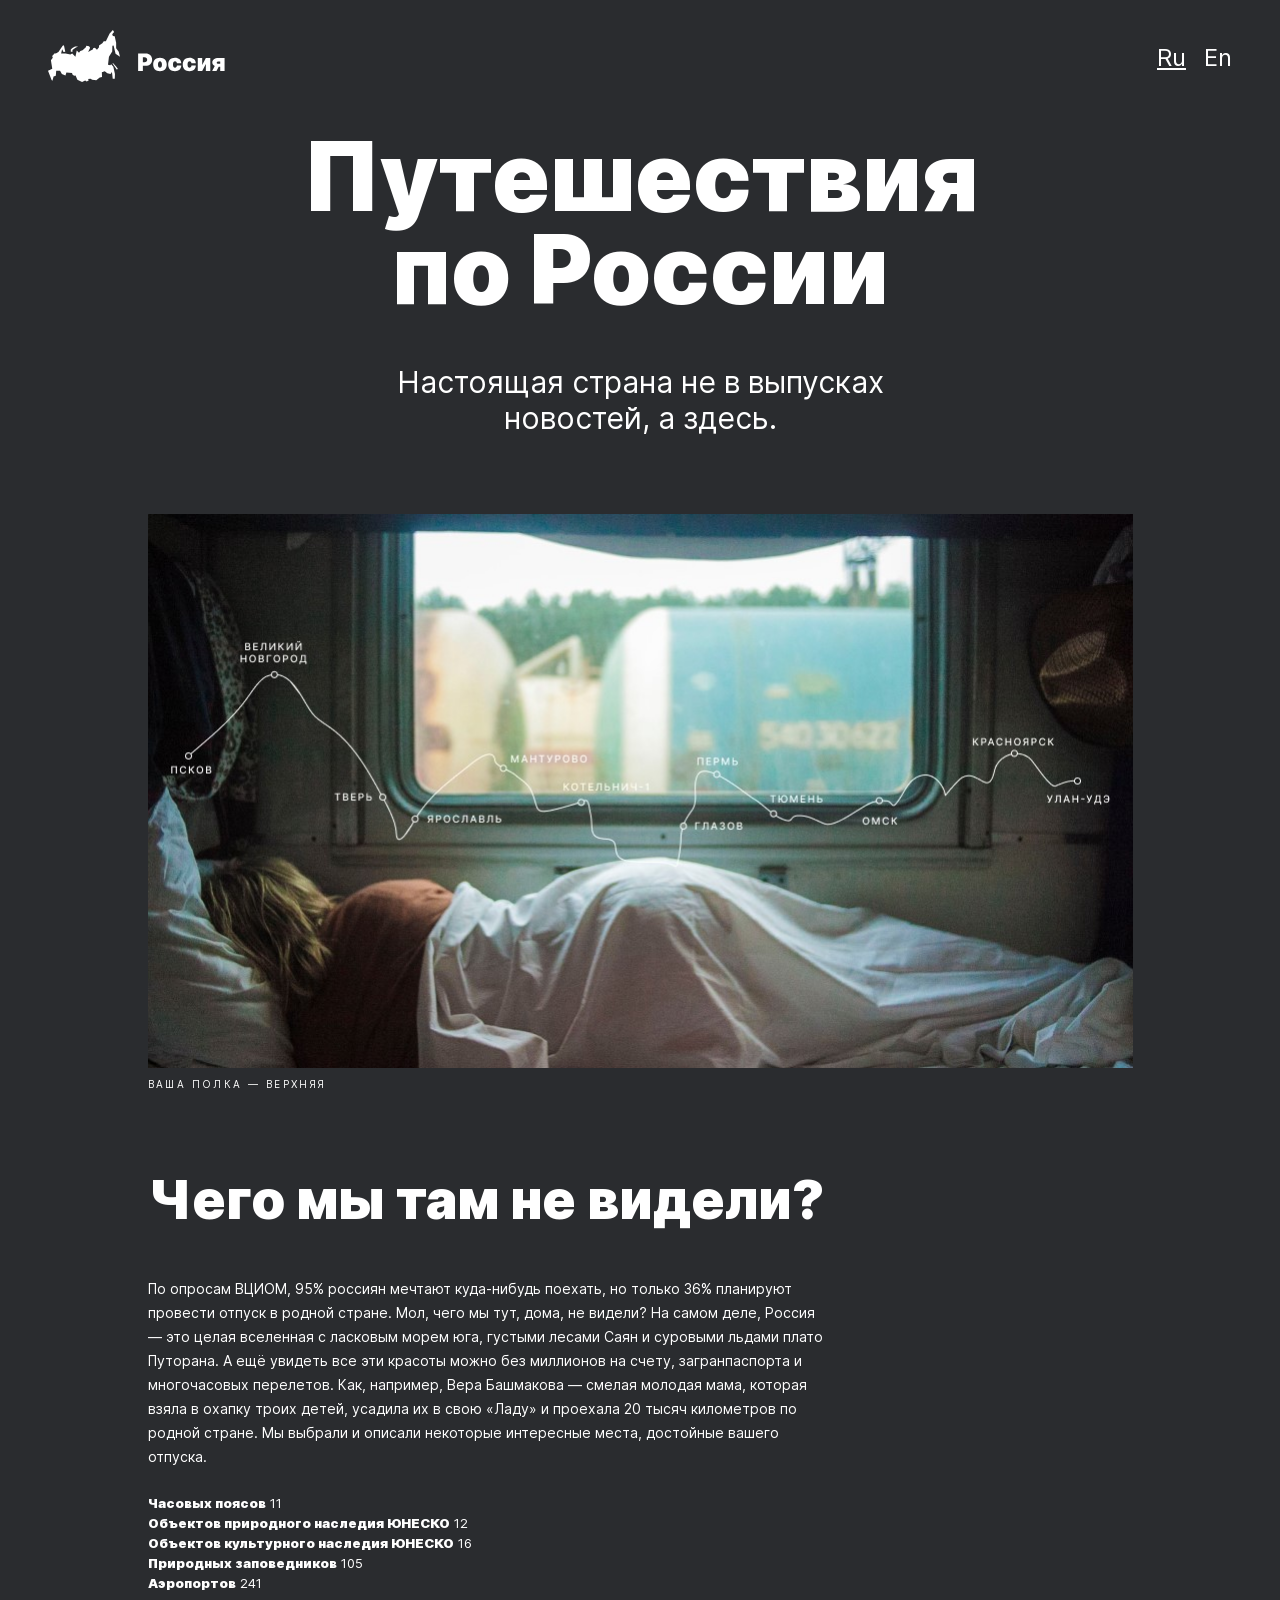
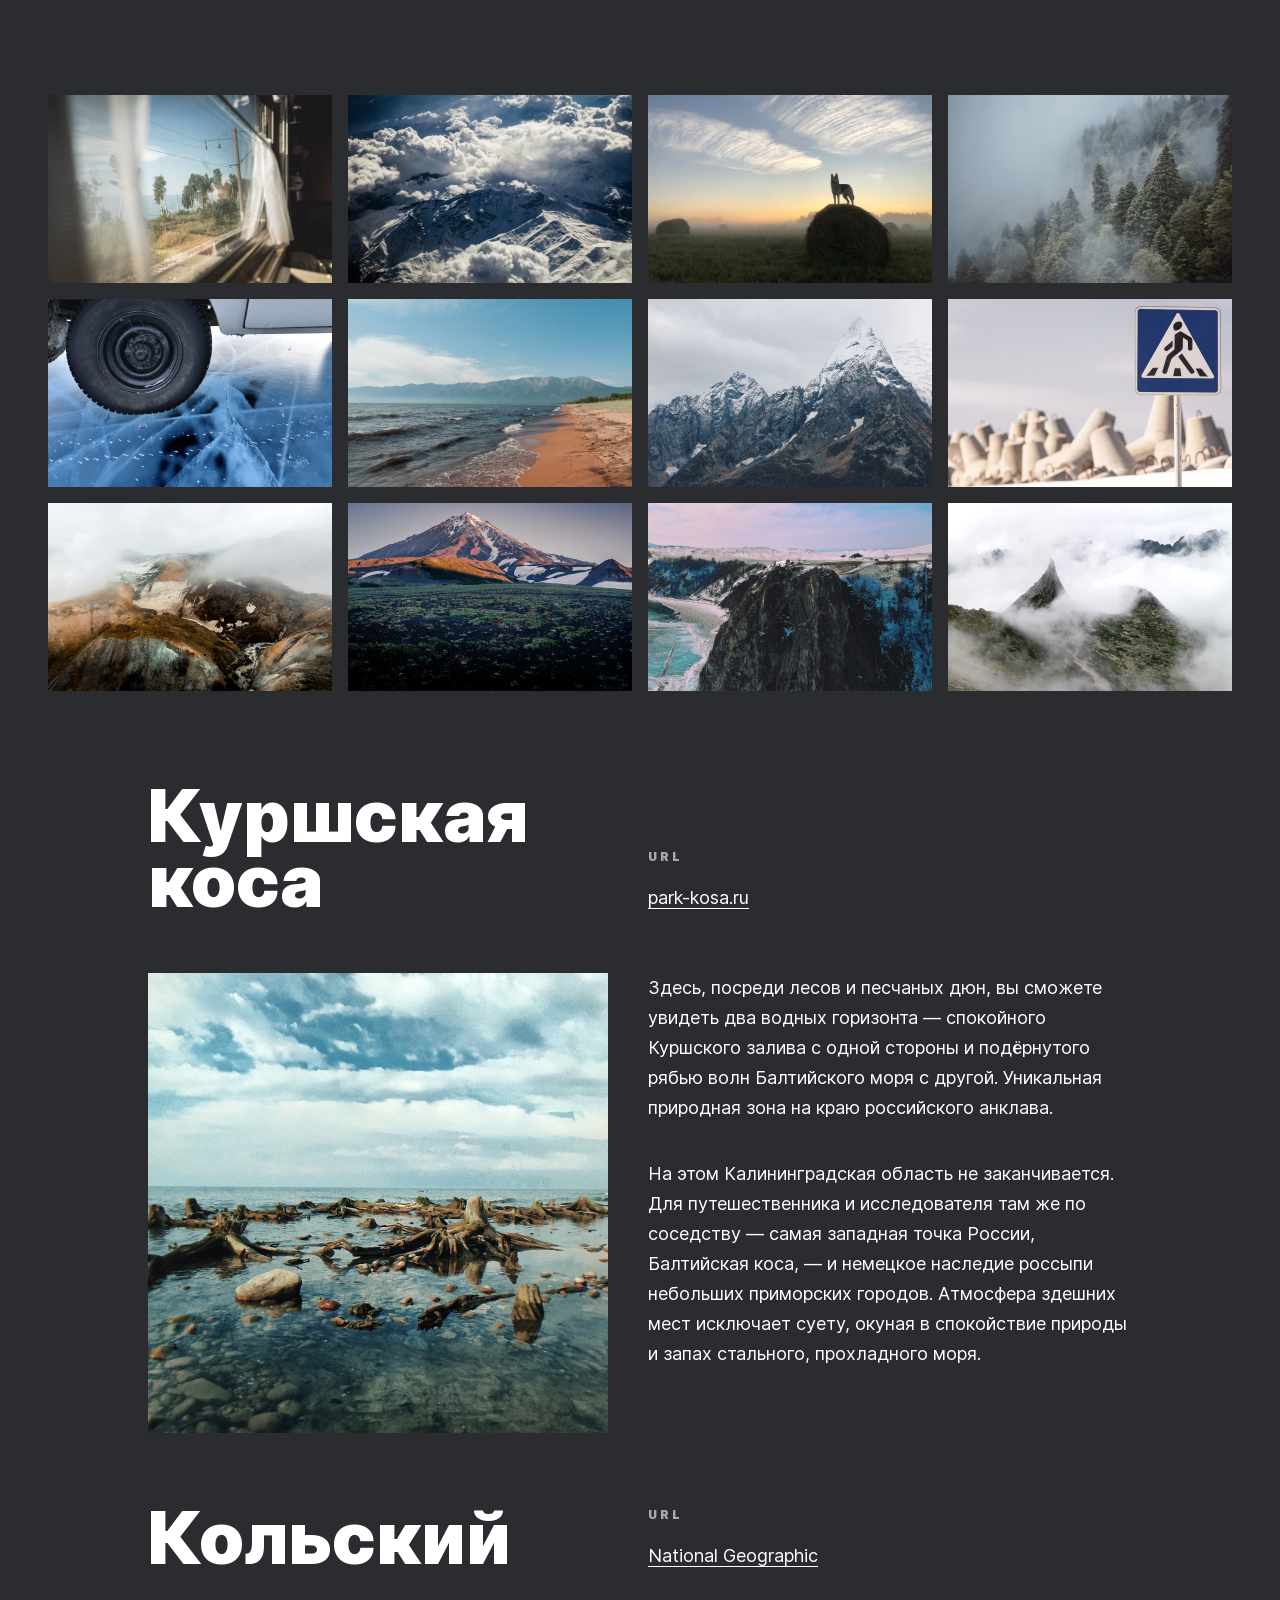
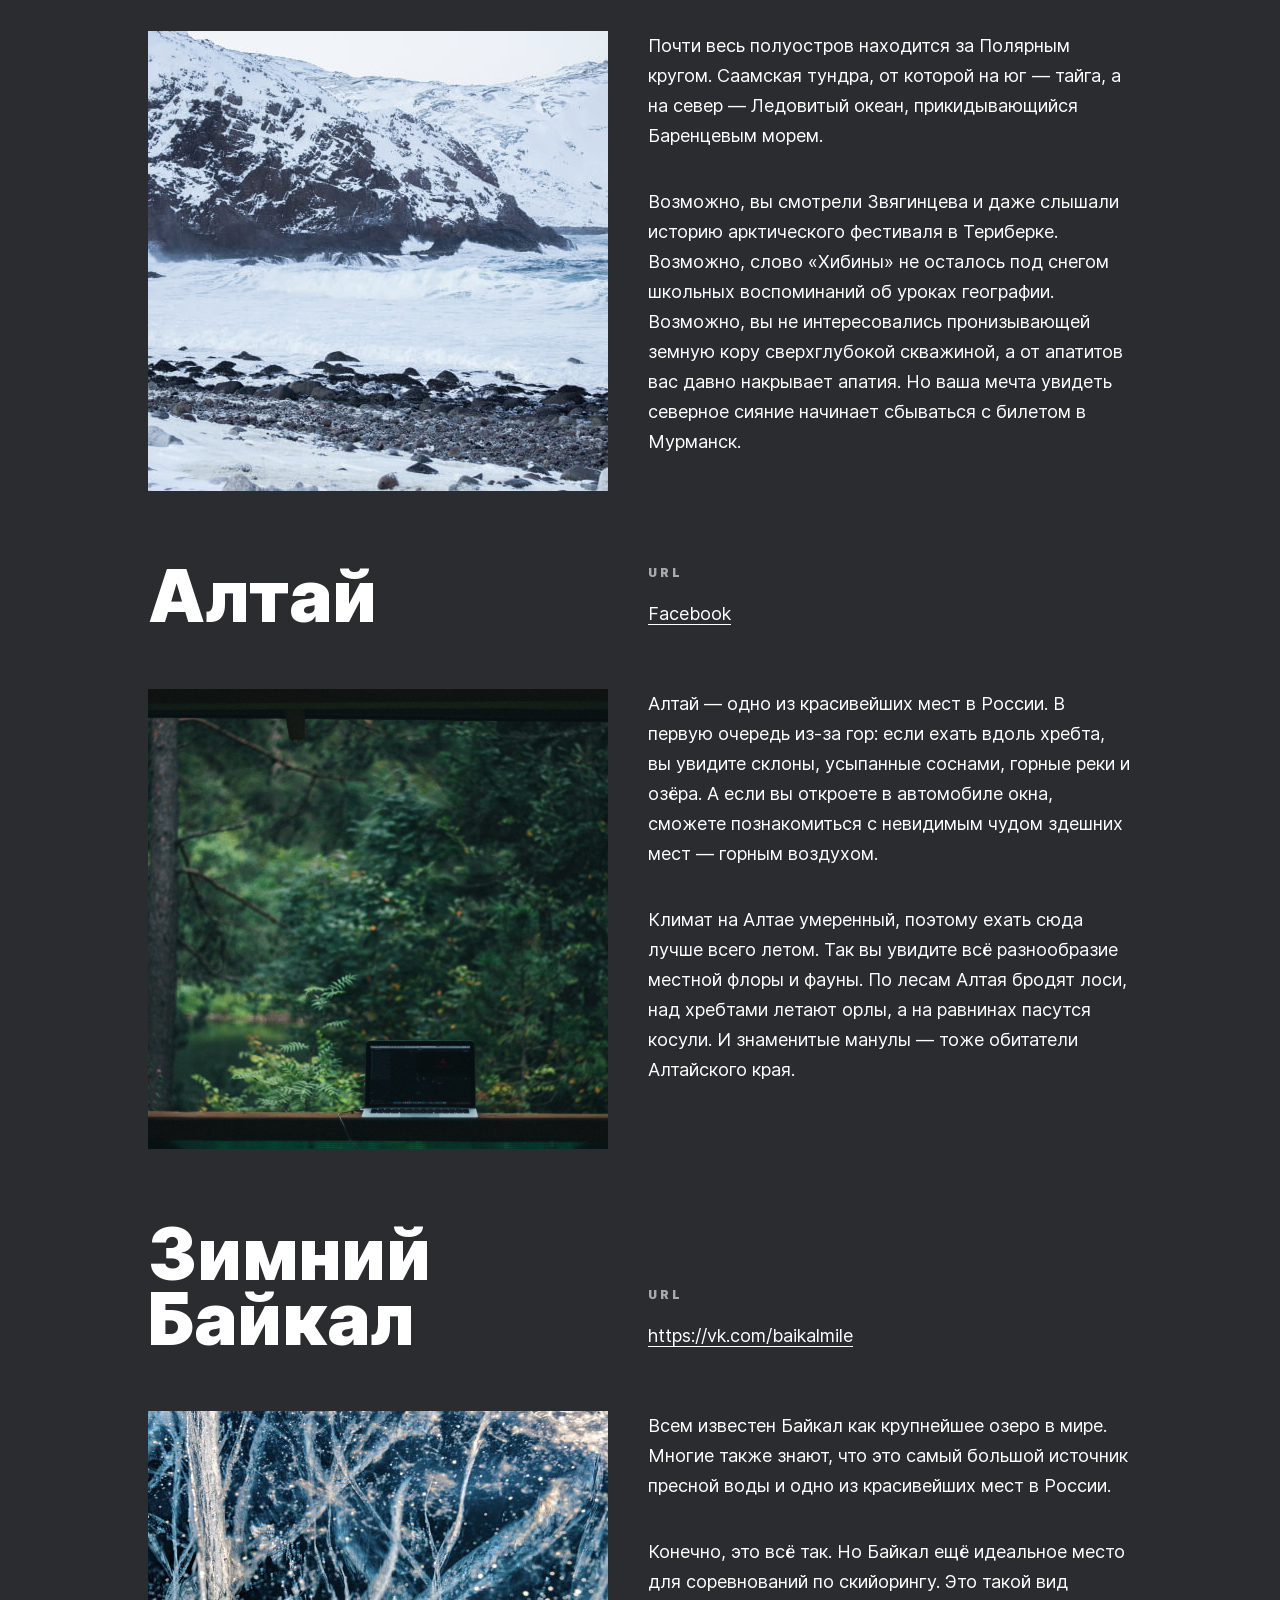
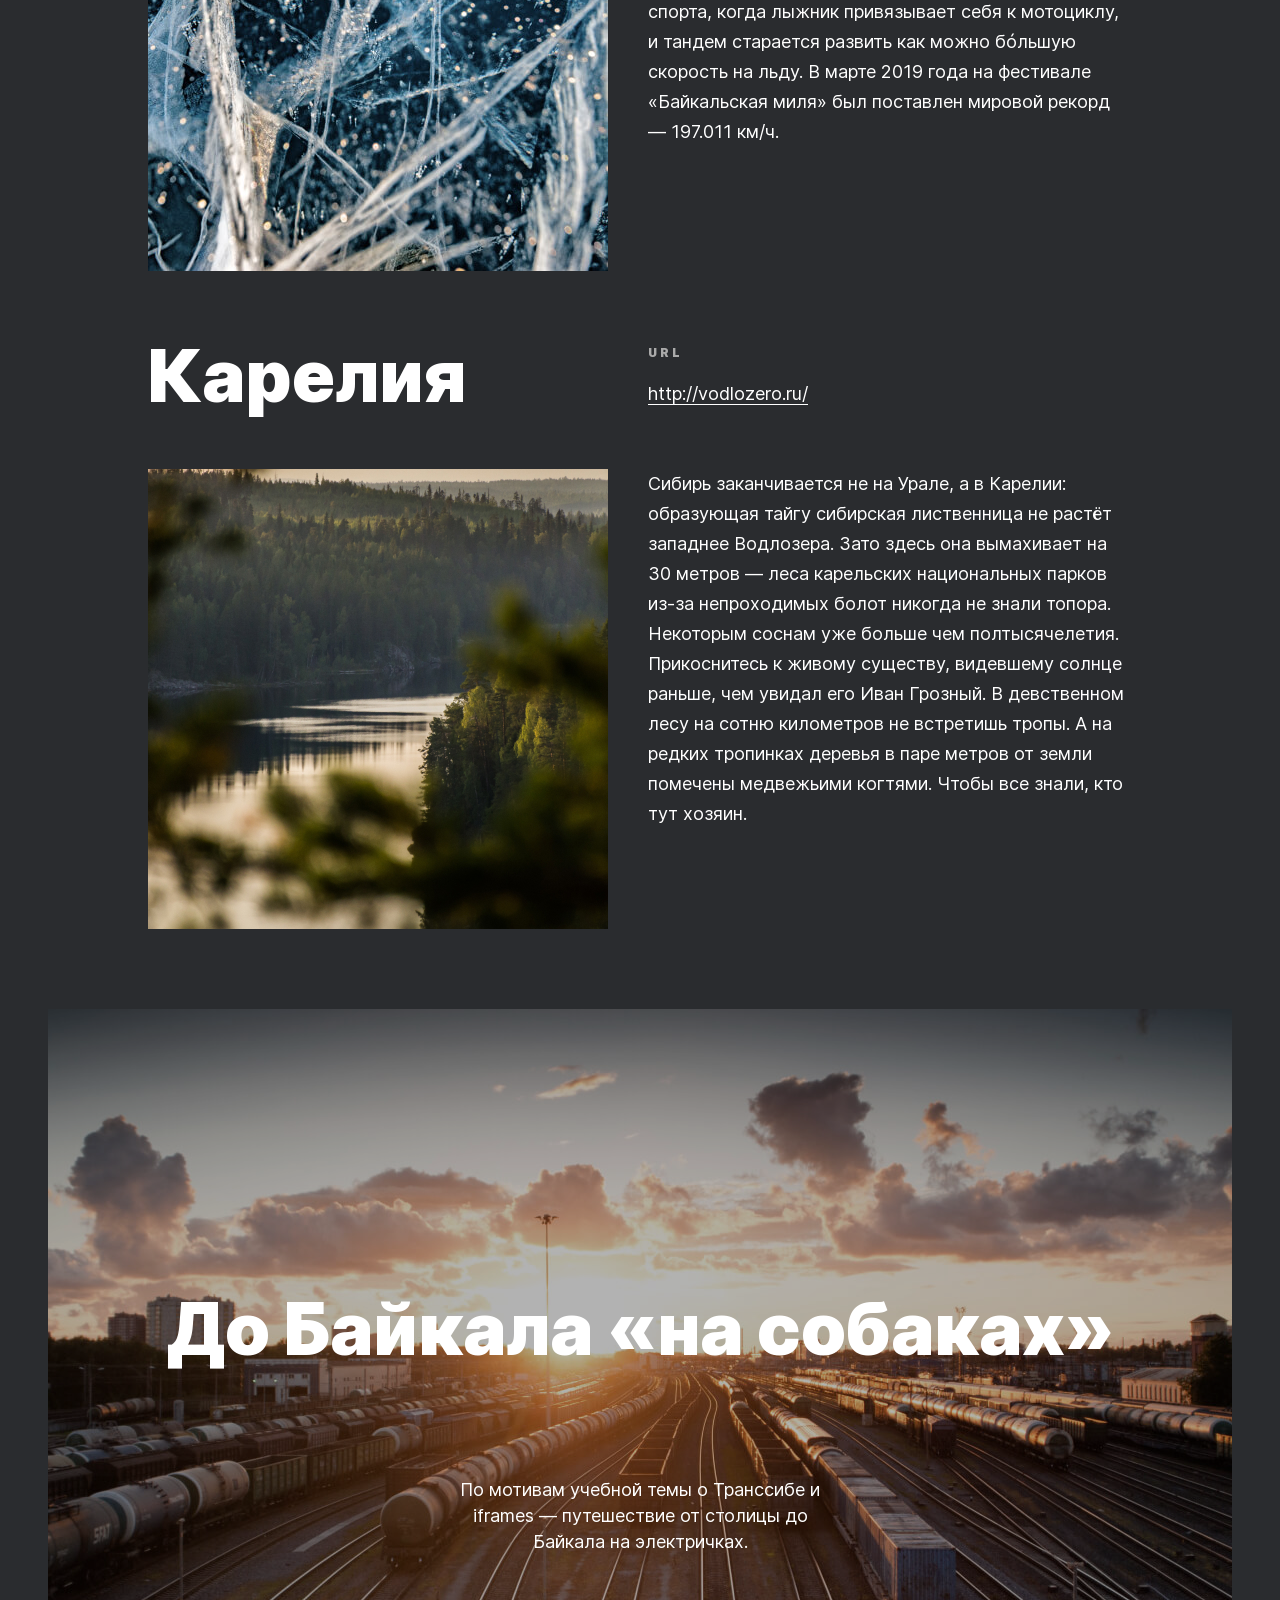
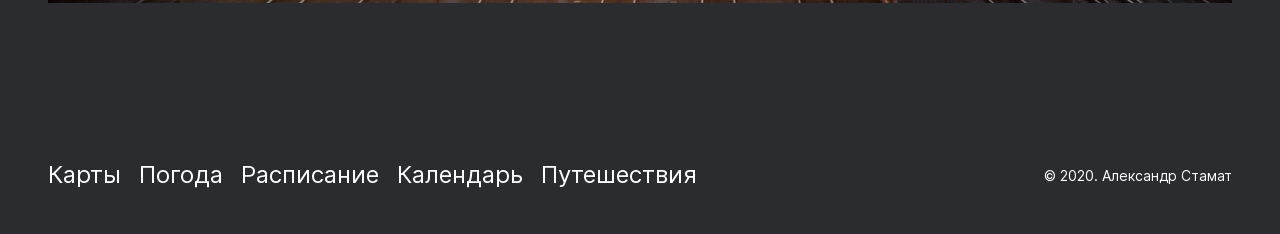
<file: index.html>
<!DOCTYPE html>
<html lang="ru">
<head>
    <meta charset="UTF-8">
    <meta name="viewport" content="width=device-width, initial-scale=1.0">
    <title>Путешествия по России</title>
    <link rel="stylesheet" href="./pages/index.css">
</head>
<body class="root">
    <header class="header">
      <img src="./images/logo.svg" alt="Логотип России" class="header__logo">
      <ul class="header__lang-container">
        <li><a class="header__lang"  href="./index.html">Ru</a></li>
        <li><a class="header__lang header__lang_status_unselected" href="./index_en.html">En</a></li>
      </ul>
    </header>
    <main class="content">
      <section class="lead">
        <h1 class="lead__title">Путешествия по&nbsp;России</h1>
        <p class="lead__subtitle">Настоящая страна не в выпусках новостей, а&nbsp;здесь.</p>
        <img src="./images/lead.jpg" alt="Карта" class="lead__image">
        <p class="lead__caption">ваша полка — верхняя</p>
      </section>

      <section class="intro">
        <h2 class="intro__title">Чего&nbsp;мы&nbsp;там не&nbsp;видели?</h2>
        <p class="intro__content-row">По опросам ВЦИОМ, 95% россиян мечтают куда-нибудь поехать, но только 36% планируют провести отпуск в родной стране. Мол, чего мы тут, дома, не видели? На самом деле, Россия — это целая вселенная с ласковым морем юга, густыми лесами Саян и суровыми льдами плато Путорана. А ещё увидеть все эти красоты можно без миллионов на счету, загранпаспорта и многочасовых перелетов. Как, например, Вера Башмакова — смелая молодая мама, которая взяла в охапку троих детей, усадила их в свою «Ладу» и проехала 20 тысяч километров по родной стране. Мы выбрали и описали некоторые интересные места, достойные вашего отпуска.</p>
        <ul class="intro__text">
          <li>
            <strong>Часовых поясов</strong> 11
          </li>
          <li>
            <strong>Объектов природного наследия ЮНЕСКО</strong> 12
          </li>
          <li>
            <strong>Объектов культурного наследия ЮНЕСКО</strong> 16
          </li>
          <li>
            <strong>Природных заповедников</strong> 105
          </li>
          <li>
            <strong>Аэропортов</strong> 241
          </li>
        </ul>
      </section>

      <section class="photo-grid">
        <img src="./images/train.jpg" alt="Вид из окна поезда" class="photo-grid__item">
        <img src="./images/atharva-tulsi-472908-unsplash.jpg" alt="Горы и облака" class="photo-grid__item">
        <img src="./images/tuman.jpg" alt="Собака на стоге сена" class="photo-grid__item">
        <img src="./images/sochi.jpg" alt="Туманный лес" class="photo-grid__item">
        <img src="./images/arisa-chattasa-559627-unsplash.jpg" alt="Колесо на льду" class="photo-grid__item">
        <img src="./images/baikal.jpg" alt="Побережье" class="photo-grid__item">
        <img src="./images/elbrus.jpg" alt="Горы" class="photo-grid__item">
        <img src="./images/stanislav-kondratiev-459423-unsplash.jpg" alt="Знак пешеходного перехода" class="photo-grid__item">
        <img src="./images/kamchatka.jpg" alt="Камчатка" class="photo-grid__item">
        <img src="./images/kamchatka2.jpg" alt="Горы Камчатки" class="photo-grid__item">
        <img src="./images/baikal2.jpg" alt="Побережье Байкала" class="photo-grid__item">
        <img src="./images/ergaki.jpg" alt="Горы в тумане" class="photo-grid__item">
      </section>

      <section class="places">
        <div class="place">
          <h2 class="place__title">Куршская коса</h2>
          <div class="place__website">
            <h3 class="place__website-heading">URL</h3>
            <a href="http://park-kosa.ru/" target="_blank" class="place__website-url">park-kosa.ru</a>
          </div>
          <img src="./images/nikita-tikhomirov-1153188-unsplash.jpg" alt="Изображение Куршской косы" class="place__image">
          <div class="place__paragraphs">
            <p class="place__paragraph">Здесь, посреди лесов и песчаных дюн, вы сможете увидеть два водных горизонта — спокойного Куршского залива с одной стороны и подёрнутого рябью волн Балтийского моря с другой. Уникальная природная зона на краю российского анклава.</p>
            <p class="place__paragraph">На этом Калининградская область не заканчивается. Для путешественника и исследователя там же по соседству — самая западная точка России, Балтийская коса, — и немецкое наследие россыпи небольших приморских городов. Атмосфера здешних мест исключает суету, окуная в спокойствие природы и запах стального, прохладного моря.</p>
          </div>
        </div>
        <div class="place">
          <h2 class="place__title">Кольский</h2>
          <div class="place__website">
            <h3 class="place__website-heading">URL</h3>
            <a href="https://yourshot.nationalgeographic.com/photos/?keywords=kolskiy" target="_blank" class="place__website-url">National Geographic</a>
          </div>
          <img src="./images/m-r-760504-unsplash.jpg" alt="Заснеженные горы" class="place__image">
          <div class="place__paragraphs">
            <p class="place__paragraph">Почти весь полуостров находится за Полярным кругом. Саамская тундра, от которой на юг — тайга, а на север — Ледовитый океан, прикидывающийся Баренцевым морем.</p>
            <p class="place__paragraph">Возможно, вы смотрели Звягинцева и даже слышали историю арктического фестиваля в Териберке. Возможно, слово «Хибины» не осталось под снегом школьных воспоминаний об уроках географии. Возможно, вы не интересовались пронизывающей земную кору сверхглубокой скважиной, а от апатитов вас давно накрывает апатия. Но ваша мечта увидеть северное сияние начинает сбываться с билетом в Мурманск.</p>
          </div>
        </div>
        <div class="place">
          <h2 class="place__title">Алтай</h2>
          <div class="place__website">
            <h3 class="place__website-heading">URL</h3>
            <a href="https://www.facebook.com/vera.bashmakova/posts/10156011613718822" target="_blank" class="place__website-url">Facebook</a>
          </div>
          <img src="./images/nail-gilfanov-527808-unsplash.jpg" alt="Ноутбук на фоне леса" class="place__image">
          <div class="place__paragraphs">
            <p class="place__paragraph">Алтай — одно из красивейших мест в России. В первую очередь из-за гор: если ехать вдоль хребта, вы увидите склоны, усыпанные соснами, горные реки и озёра. А если вы откроете в автомобиле окна, сможете познакомиться с невидимым чудом здешних мест — горным воздухом.</p>
            <p class="place__paragraph">Климат на Алтае умеренный, поэтому ехать сюда лучше всего летом. Так вы увидите всё разнообразие местной флоры и фауны. По лесам Алтая бродят лоси, над хребтами летают орлы, а на равнинах пасутся косули. И знаменитые манулы — тоже обитатели Алтайского края.</p>
          </div>
        </div>
        <div class="place">
          <h2 class="place__title">Зимний Байкал</h2>
          <div class="place__website">
            <h3 class="place__website-heading">URL</h3>
            <a href="https://vk.com/baikalmile" target="_blank" class="place__website-url">https://vk.com/baikalmile</a>
          </div>
          <img src="./images/sergey-pesterev-1156037-unsplash.jpg" alt="Лед Байкала" class="place__image">
          <div class="place__paragraphs">
            <p class="place__paragraph">Всем известен Байкал как крупнейшее озеро в мире. Многие также знают, что это самый большой источник пресной воды и одно из красивейших мест в России.</p>
            <p class="place__paragraph">Конечно, это всё так. Но Байкал ещё идеальное место для соревнований по скийорингу. Это такой вид спорта, когда лыжник привязывает себя к мотоциклу, и тандем старается развить как можно бóльшую скорость на льду. В марте 2019 года на фестивале «Байкальская миля» был поставлен мировой рекорд — 197.011 км/ч.</p>
          </div>
        </div>
        <div class="place">
          <h2 class="place__title">Карелия</h2>
          <div class="place__website">
            <h3 class="place__website-heading">URL</h3>
            <a href="http://vodlozero.ru/" target="_blank" class="place__website-url">http://vodlozero.ru/</a>
          </div>
          <img src="./images/vladimir-fedotov-652306-unsplash.jpg" alt="Озеро по среди леса" class="place__image">
          <div class="place__paragraphs">
            <p class="place__paragraph">Сибирь заканчивается не на Урале, а в Карелии: образующая тайгу сибирская лиственница не растёт западнее Водлозера. Зато здесь она вымахивает на 30 метров — леса карельских национальных парков из-за непроходимых болот никогда не знали топора. Некоторым соснам уже больше чем полтысячелетия. Прикоснитесь к живому существу, видевшему солнце раньше, чем увидал его Иван Грозный. В девственном лесу на сотню километров не встретишь тропы. А на редких тропинках деревья в паре метров от земли помечены медвежьими когтями. Чтобы все знали, кто тут хозяин.</p>
          </div>
        </div>
      </section>

      <section class="cover">
        <a href="https://stampsy.com/na-elektrichkakh-do-baikala" target="_blank" class="cover__link">
          <h2 class="cover__title">До Байкала «на&nbsp;собаках»</h2>
          <p class="cover__subtitle">По мотивам учебной темы о Транссибе и iframes — путешествие от столицы до Байкала на электричках.</p>
        </a>
      </section>
    </main>
    <footer class="footer">
      <nav class="footer__links">
        <ul class="footer__links">
          <li class="footer__link"><a href="https://yandex.ru/maps/" target="_blank" class="footer__link">Карты</a></li>
          <li class="footer__link"><a href="https://yandex.ru/pogoda/" target="_blank" class="footer__link">Погода</a></li>
          <li class="footer__link"><a href="https://rasp.yandex.ru/" target="_blank" class="footer__link">Расписание</a></li>
          <li class="footer__link"><a href="https://calendar.yandex.ru/" target="_blank" class="footer__link">Календарь</a></li>
          <li class="footer__link"><a href="https://travel.yandex.ru" target="_blank" class="footer__link">Путешествия</a></li>
        </ul>
      </nav>
      <p class="footer__copyright">&copy; 2020. Александр Стамат</p>
    </footer>
</body>
</html>
</file>
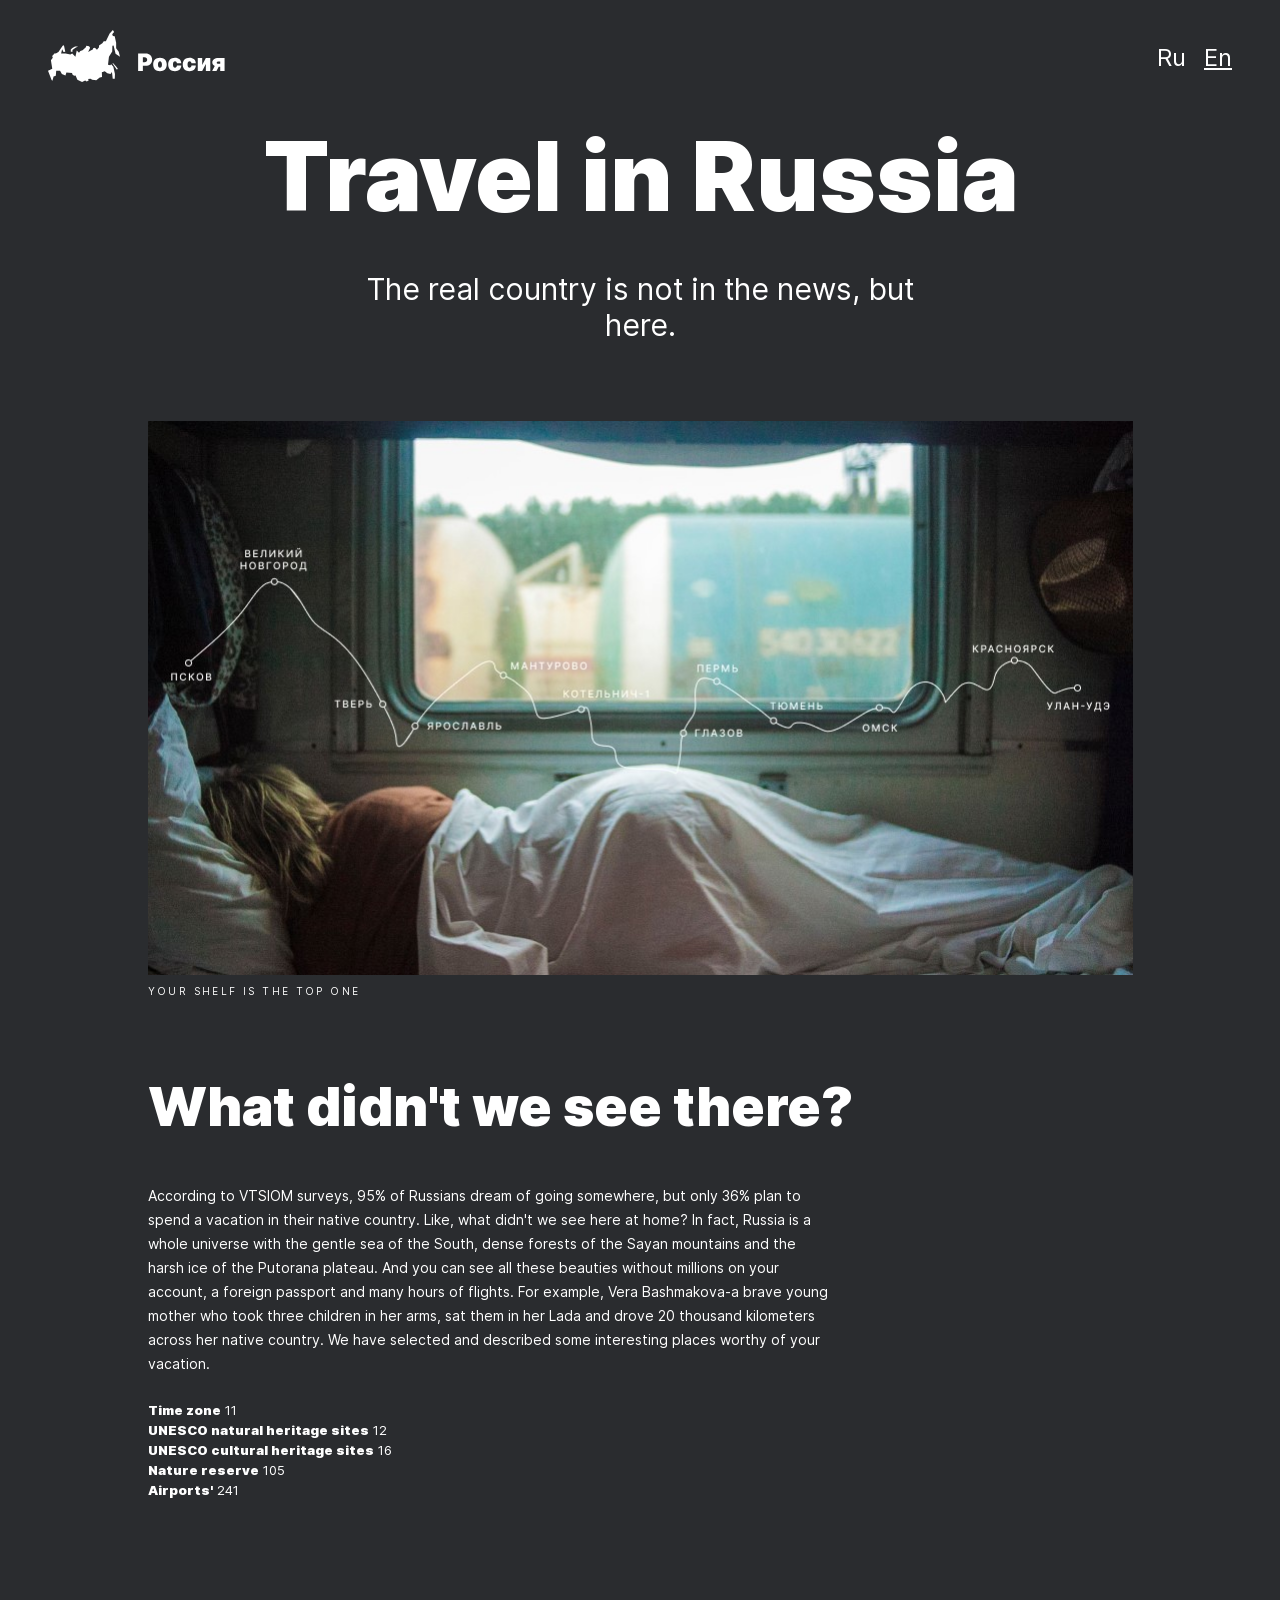
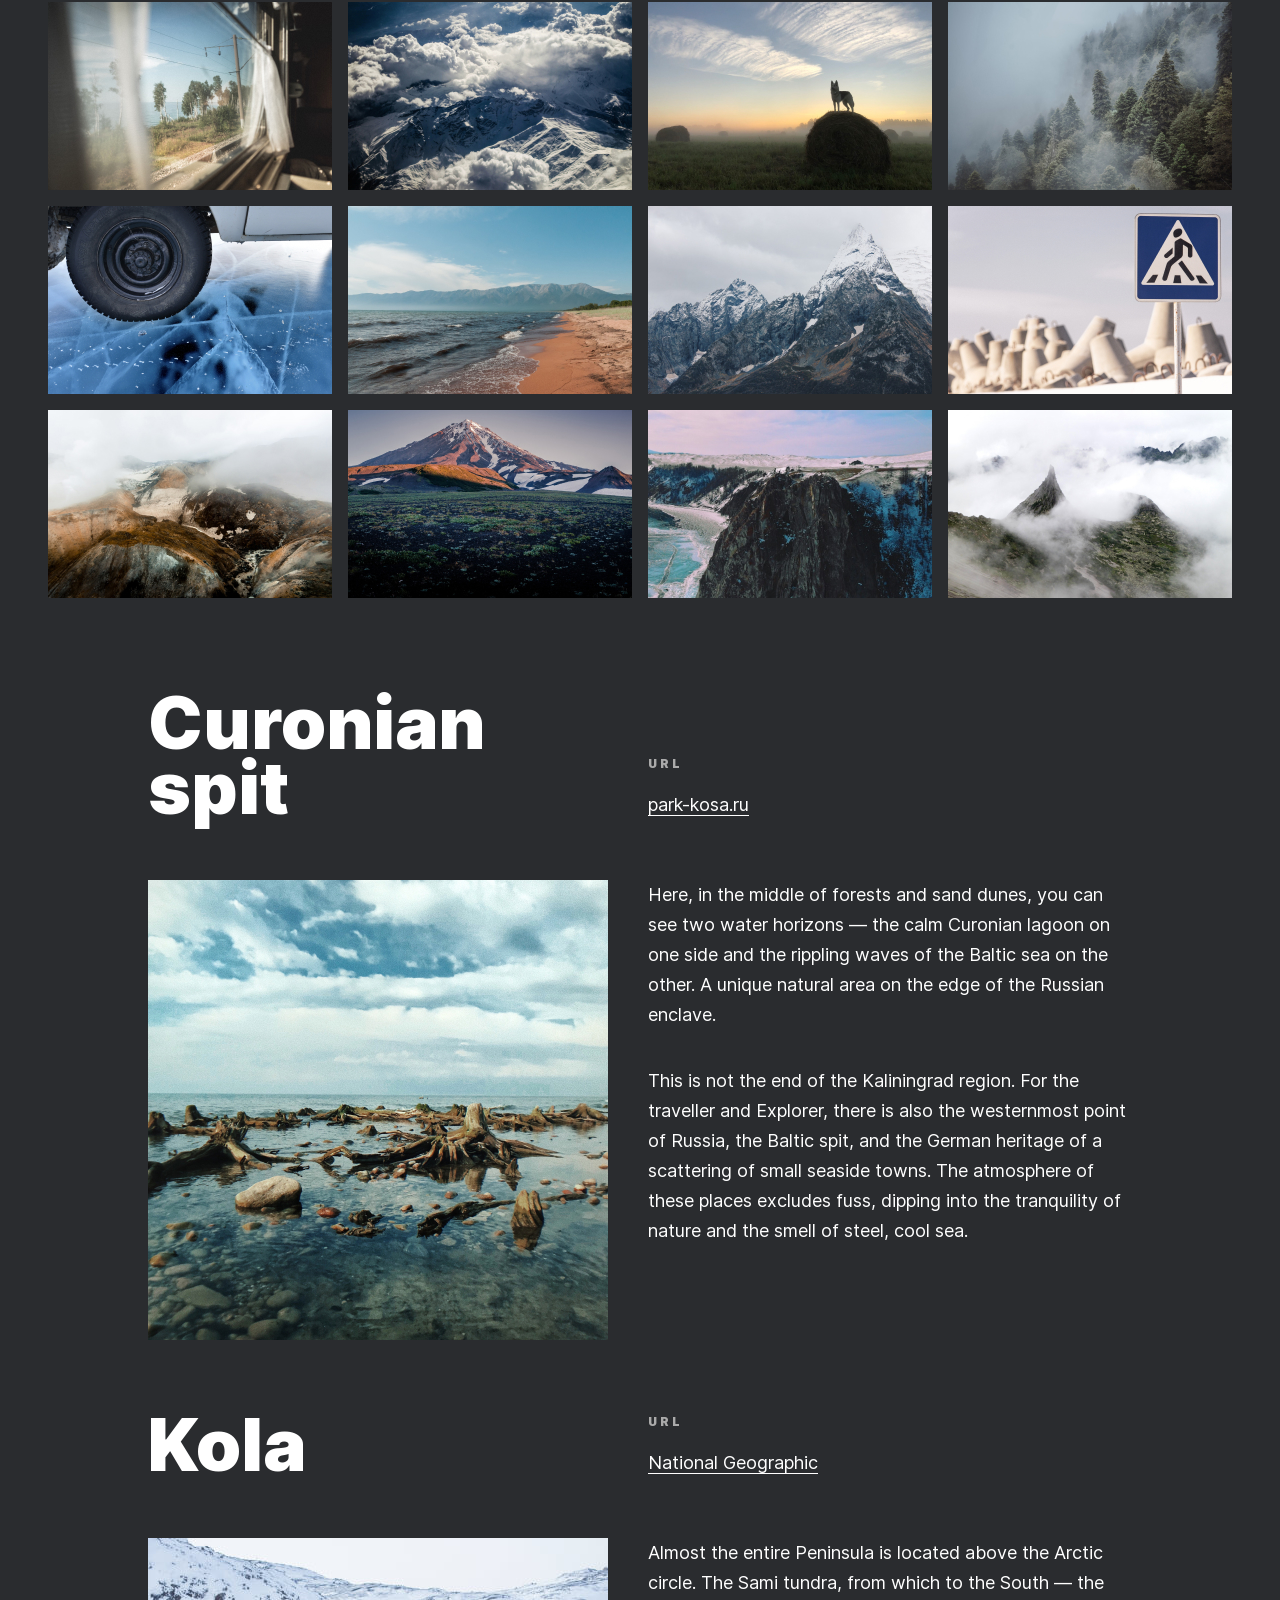
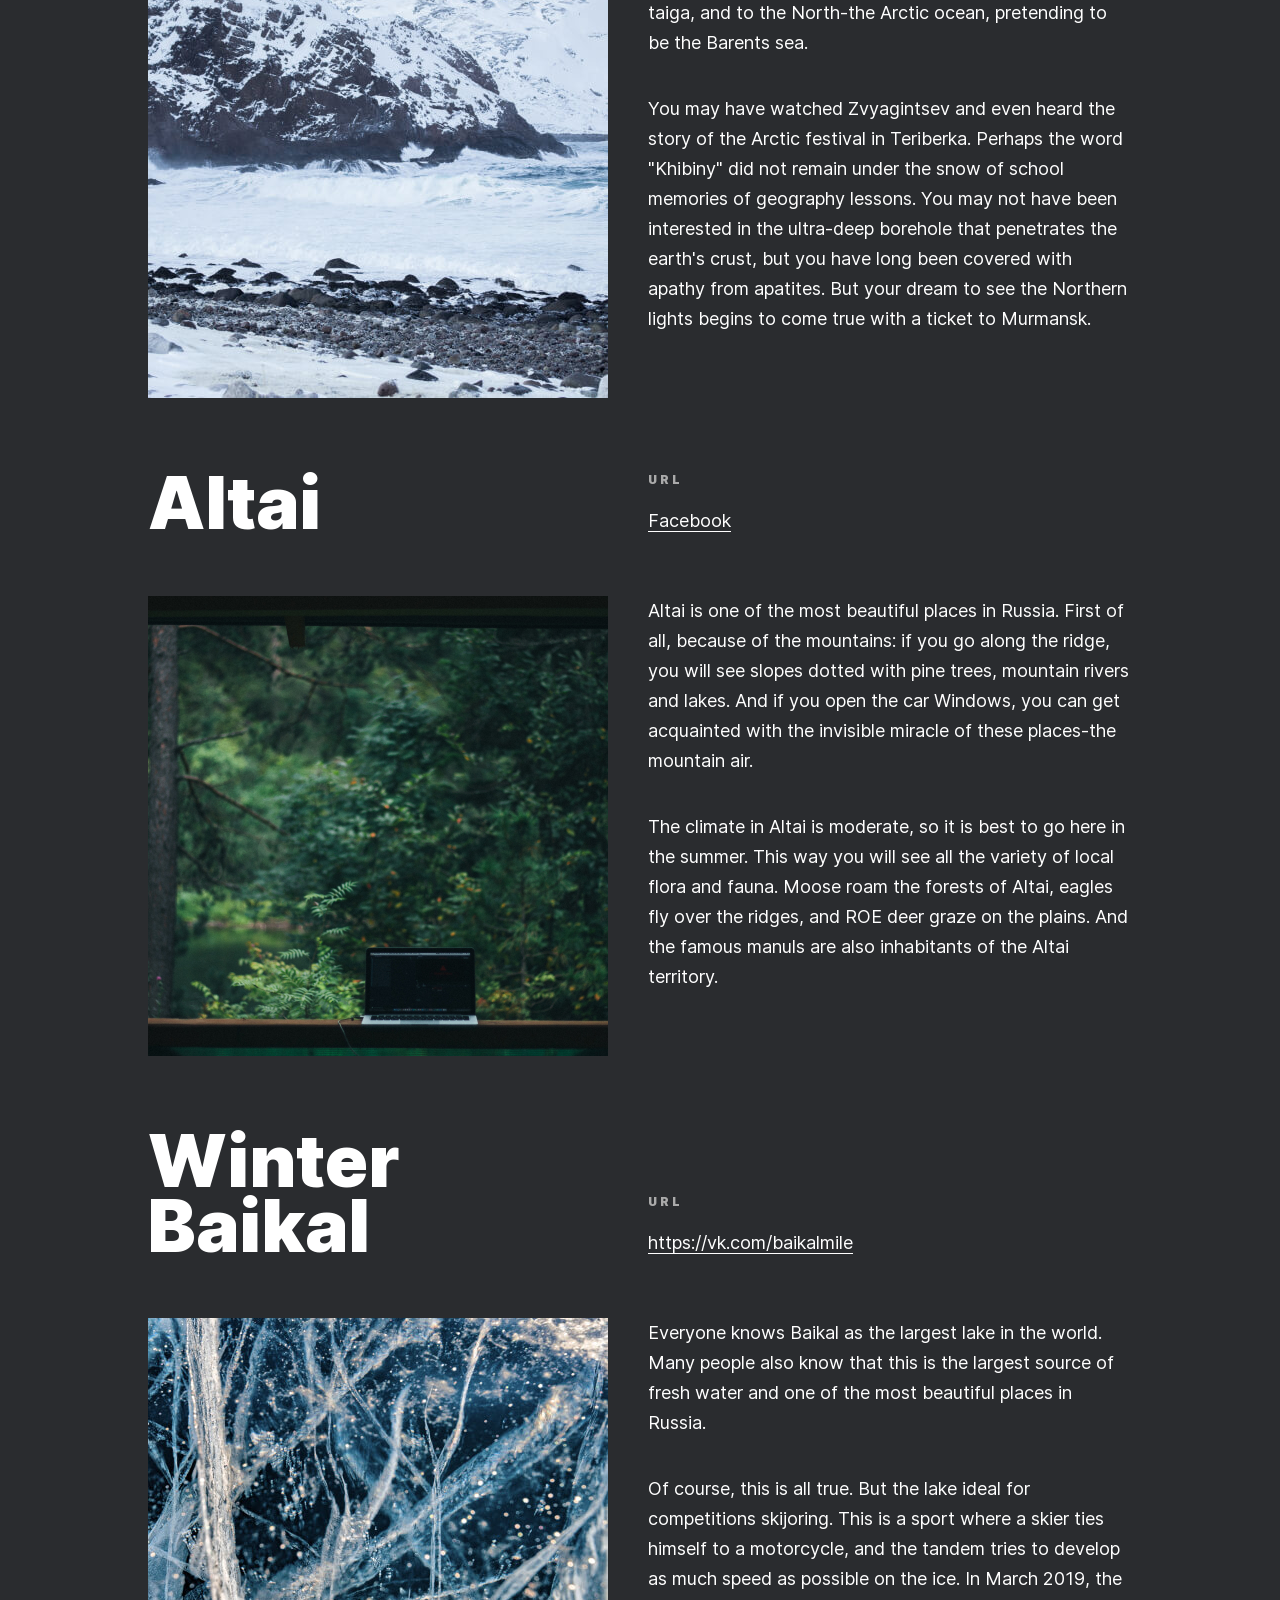
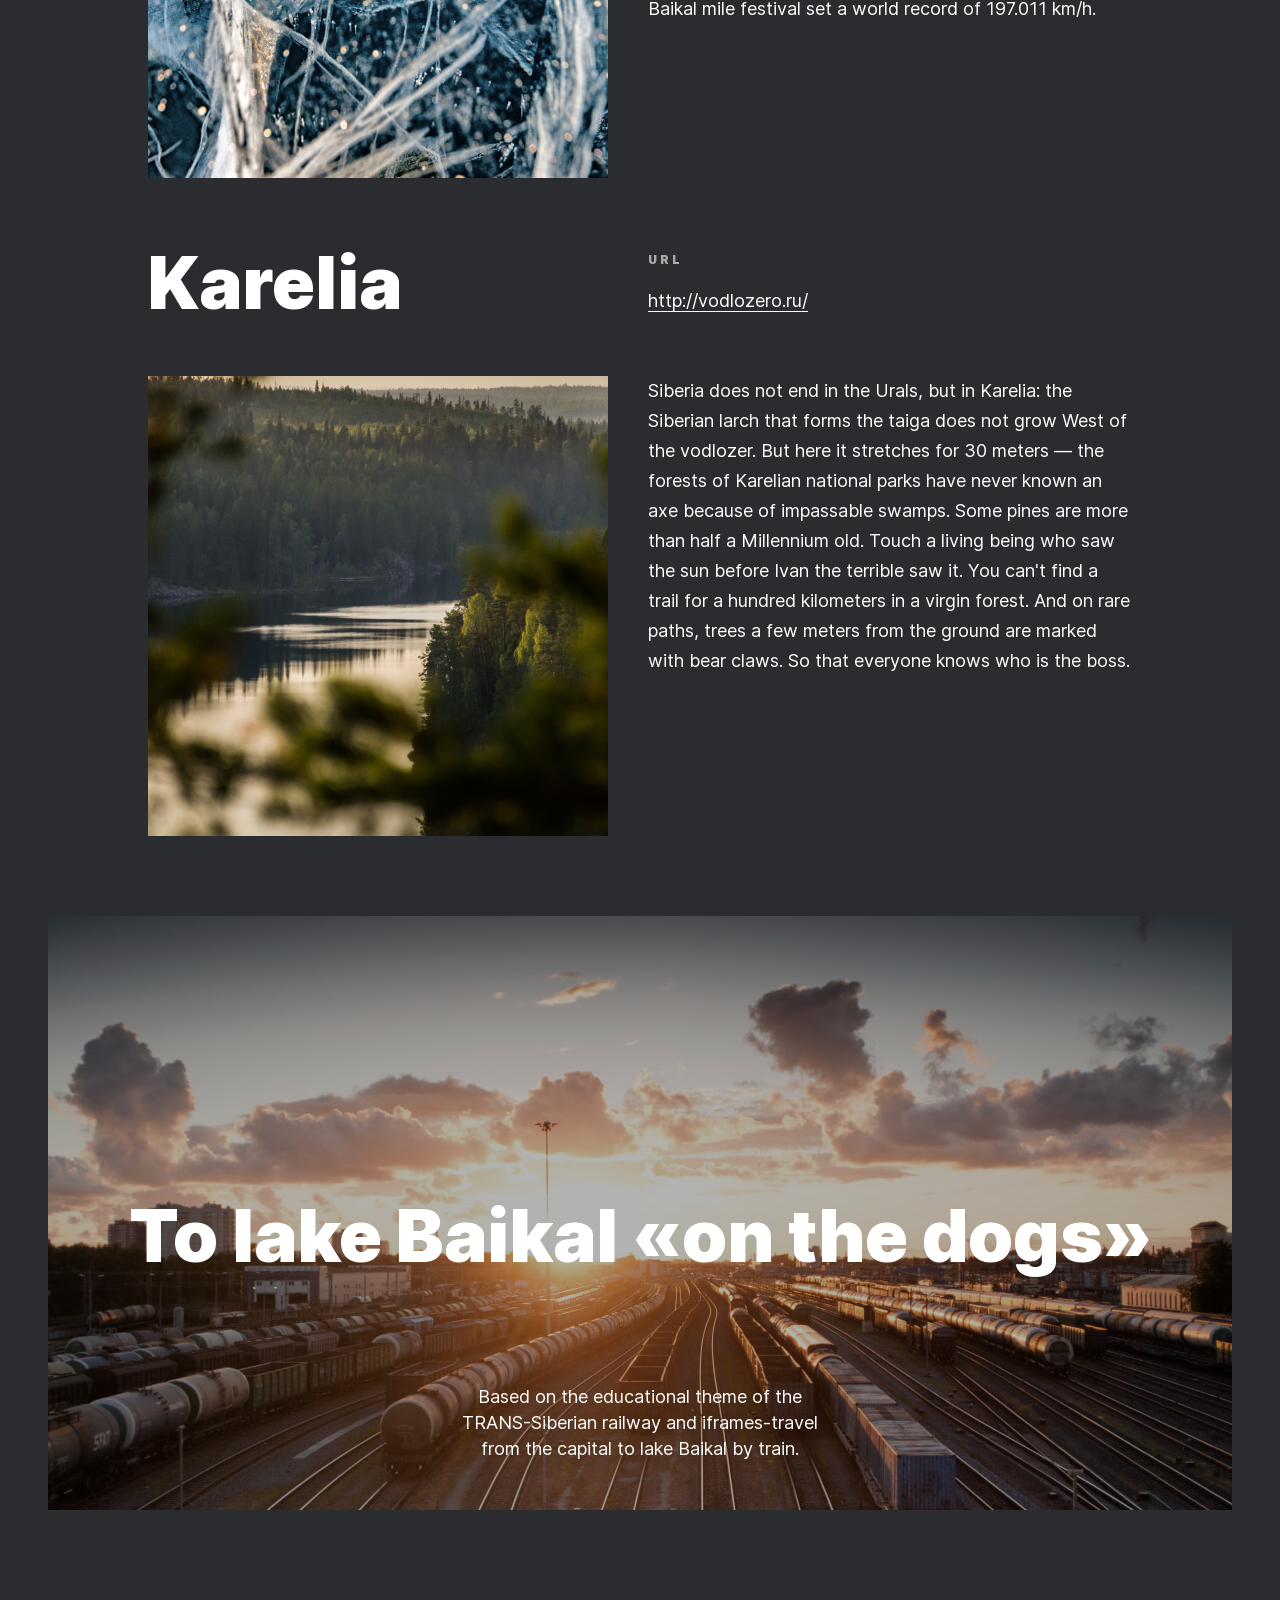
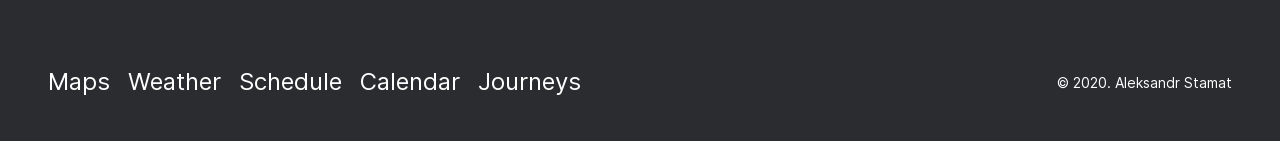
<file: index_en.html>
<!DOCTYPE html>
<html lang="en">
<head>
    <meta charset="UTF-8">
    <meta name="viewport" content="width=device-width, initial-scale=1.0">
    <title>Travel in Russia</title>
    <link rel="stylesheet" href="./pages/index.css">
</head>
<body class="root">
    <header class="header">
      <img src="./images/logo.svg" alt="The Logo Of Russia" class="header__logo">
      <ul class="header__lang-container">
        <li><a class="header__lang header__lang_status_unselected" href="./index.html">Ru</a></li>
        <li><a class="header__lang" href="./index_en.html" >En</a></li>
      </ul>
    </header>
    <main class="content">
      <section class="lead">
        <h1 class="lead__title">Travel in Russia</h1>
        <p class="lead__subtitle">The real country is not in the news, but here.</p>
        <img src="./images/lead.jpg" alt="Карта" class="lead__image">
        <p class="lead__caption">your shelf is the top one</p>
      </section>

      <section class="intro">
        <h2 class="intro__title">What didn't we see there?</h2>
        <p class="intro__content-row">According to VTSIOM surveys, 95% of Russians dream of going somewhere, but only 36% plan to spend a vacation in their native country. Like, what didn't we see here at home? In fact, Russia is a whole universe with the gentle sea of the South, dense forests of the Sayan mountains and the harsh ice of the Putorana plateau. And you can see all these beauties without millions on your account, a foreign passport and many hours of flights. For example, Vera Bashmakova-a brave young mother who took three children in her arms, sat them in her Lada and drove 20 thousand kilometers across her native country. We have selected and described some interesting places worthy of your vacation.</p>
        <ul class="intro__text">
          <li>
            <strong>Time zone</strong> 11
          </li>
          <li>
            <strong>UNESCO natural heritage sites</strong> 12
          </li>
          <li>
            <strong>UNESCO cultural heritage sites</strong> 16
          </li>
          <li>
            <strong>Nature reserve</strong> 105
          </li>
          <li>
            <strong>Airports'</strong> 241
          </li>
        </ul>
      </section>

      <section class="photo-grid">
        <img src="./images/train.jpg" alt="View from the train window" class="photo-grid__item">
        <img src="./images/atharva-tulsi-472908-unsplash.jpg" alt="Mountains and clouds" class="photo-grid__item">
        <img src="./images/tuman.jpg" alt="Dog on a haystack" class="photo-grid__item">
        <img src="./images/sochi.jpg" alt="Misty forest" class="photo-grid__item">
        <img src="./images/arisa-chattasa-559627-unsplash.jpg" alt="The wheel on the ice" class="photo-grid__item">
        <img src="./images/baikal.jpg" alt="Coast" class="photo-grid__item">
        <img src="./images/elbrus.jpg" alt="Mountains" class="photo-grid__item">
        <img src="./images/stanislav-kondratiev-459423-unsplash.jpg" alt="Pedestrian crossing sign" class="photo-grid__item">
        <img src="./images/kamchatka.jpg" alt="Kamchatka" class="photo-grid__item">
        <img src="./images/kamchatka2.jpg" alt="The Mountains Of Kamchatka" class="photo-grid__item">
        <img src="./images/baikal2.jpg" alt="coast of Baikal" class="photo-grid__item">
        <img src="./images/ergaki.jpg" alt="Mountains in the fog" class="photo-grid__item">
      </section>

      <section class="places">
        <div class="place">
          <h2 class="place__title">Curonian spit</h2>
          <div class="place__website">
            <h3 class="place__website-heading">URL</h3>
            <a href="http://park-kosa.ru/" target="_blank" class="place__website-url">park-kosa.ru</a>
          </div>
          <img src="./images/nikita-tikhomirov-1153188-unsplash.jpg" alt="Image of the Curonian spit" class="place__image">
          <div class="place__paragraphs">
            <p class="place__paragraph">Here, in the middle of forests and sand dunes, you can see two water horizons — the calm Curonian lagoon on one side and the rippling waves of the Baltic sea on the other. A unique natural area on the edge of the Russian enclave.</p>
            <p class="place__paragraph">This is not the end of the Kaliningrad region. For the traveller and Explorer, there is also the westernmost point of Russia, the Baltic spit, and the German heritage of a scattering of small seaside towns. The atmosphere of these places excludes fuss, dipping into the tranquility of nature and the smell of steel, cool sea.</p>
          </div>
        </div>
        <div class="place">
          <h2 class="place__title">Kola</h2>
          <div class="place__website">
            <h3 class="place__website-heading">URL</h3>
            <a href="https://yourshot.nationalgeographic.com/photos/?keywords=kolskiy" target="_blank" class="place__website-url">National Geographic</a>
          </div>
          <img src="./images/m-r-760504-unsplash.jpg" alt="Snowy mountains" class="place__image">
          <div class="place__paragraphs">
            <p class="place__paragraph">Almost the entire Peninsula is located above the Arctic circle. The Sami tundra, from which to the South — the taiga, and to the North-the Arctic ocean, pretending to be the Barents sea.</p>
            <p class="place__paragraph">You may have watched Zvyagintsev and even heard the story of the Arctic festival in Teriberka. Perhaps the word "Khibiny" did not remain under the snow of school memories of geography lessons. You may not have been interested in the ultra-deep borehole that penetrates the earth's crust, but you have long been covered with apathy from apatites. But your dream to see the Northern lights begins to come true with a ticket to Murmansk.</p>
          </div>
        </div>
        <div class="place">
          <h2 class="place__title">Altai</h2>
          <div class="place__website">
            <h3 class="place__website-heading">URL</h3>
            <a href="https://www.facebook.com/vera.bashmakova/posts/10156011613718822" target="_blank" class="place__website-url">Facebook</a>
          </div>
          <img src="./images/nail-gilfanov-527808-unsplash.jpg" alt="Laptop against a forest background" class="place__image">
          <div class="place__paragraphs">
            <p class="place__paragraph">Altai is one of the most beautiful places in Russia. First of all, because of the mountains: if you go along the ridge, you will see slopes dotted with pine trees, mountain rivers and lakes. And if you open the car Windows, you can get acquainted with the invisible miracle of these places-the mountain air.</p>
            <p class="place__paragraph">The climate in Altai is moderate, so it is best to go here in the summer. This way you will see all the variety of local flora and fauna. Moose roam the forests of Altai, eagles fly over the ridges, and ROE deer graze on the plains. And the famous manuls are also inhabitants of the Altai territory.</p>
          </div>
        </div>
        <div class="place">
          <h2 class="place__title">Winter Baikal</h2>
          <div class="place__website">
            <h3 class="place__website-heading">URL</h3>
            <a href="https://vk.com/baikalmile" target="_blank" class="place__website-url">https://vk.com/baikalmile</a>
          </div>
          <img src="./images/sergey-pesterev-1156037-unsplash.jpg" alt="The Ice Of Lake Baikal" class="place__image">
          <div class="place__paragraphs">
            <p class="place__paragraph">Everyone knows Baikal as the largest lake in the world. Many people also know that this is the largest source of fresh water and one of the most beautiful places in Russia.</p>
            <p class="place__paragraph">Of course, this is all true. But the lake ideal for competitions skijoring. This is a sport where a skier ties himself to a motorcycle, and the tandem tries to develop as much speed as possible on the ice. In March 2019, the Baikal mile festival set a world record of 197.011 km/h.</p>
          </div>
        </div>
        <div class="place">
          <h2 class="place__title">Karelia</h2>
          <div class="place__website">
            <h3 class="place__website-heading">URL</h3>
            <a href="http://vodlozero.ru/" target="_blank" class="place__website-url">http://vodlozero.ru/</a>
          </div>
          <img src="./images/vladimir-fedotov-652306-unsplash.jpg" alt="Lake in the middle of the forest" class="place__image">
          <div class="place__paragraphs">
            <p class="place__paragraph">Siberia does not end in the Urals, but in Karelia: the Siberian larch that forms the taiga does not grow West of the vodlozer. But here it stretches for 30 meters — the forests of Karelian national parks have never known an axe because of impassable swamps. Some pines are more than half a Millennium old. Touch a living being who saw the sun before Ivan the terrible saw it. You can't find a trail for a hundred kilometers in a virgin forest. And on rare paths, trees a few meters from the ground are marked with bear claws. So that everyone knows who is the boss.</p>
          </div>
        </div>
      </section>

      <section class="cover">
        <a href="https://stampsy.com/na-elektrichkakh-do-baikala" target="_blank" class="cover__link">
          <h2 class="cover__title">To lake Baikal «on&nbsp;the&nbsp;dogs»</h2>
          <p class="cover__subtitle">Based on the educational theme of the TRANS-Siberian railway and iframes-travel from the capital to lake Baikal by train.</p>
        </a>
      </section>
    </main>
    <footer class="footer">
      <nav class="footer__links">
        <ul class="footer__links">
          <li class="footer__link"><a href="https://yandex.ru/maps/" target="_blank" class="footer__link">Maps</a></li>
          <li class="footer__link"><a href="https://yandex.ru/pogoda/" target="_blank" class="footer__link">Weather</a></li>
          <li class="footer__link"><a href="https://rasp.yandex.ru/" target="_blank" class="footer__link">Schedule</a></li>
          <li class="footer__link"><a href="https://calendar.yandex.ru/" target="_blank" class="footer__link">Calendar</a></li>
          <li class="footer__link"><a href="https://travel.yandex.ru" target="_blank" class="footer__link">Journeys</a></li>
        </ul>
      </nav>
      <p class="footer__copyright">&copy; 2020. Aleksandr Stamat</p>
    </footer>
</body>
</html>
</file>
<file: pages/index.css>
@import url(../vendor/normalize.css);
@import url(../fonts/inter.css);
@import url(../blocks/root/root.css);
@import url(../blocks/cover/cover.css);
@import url(../blocks/footer/footer.css);
@import url(../blocks/header/header.css);
@import url(../blocks/intro/intro.css);
@import url(../blocks/lead/lead.css);
@import url(../blocks/photo-grid/photo-grid.css);
@import url(../blocks/places/places.css);
@import url(../blocks/place/place.css);
</file>
